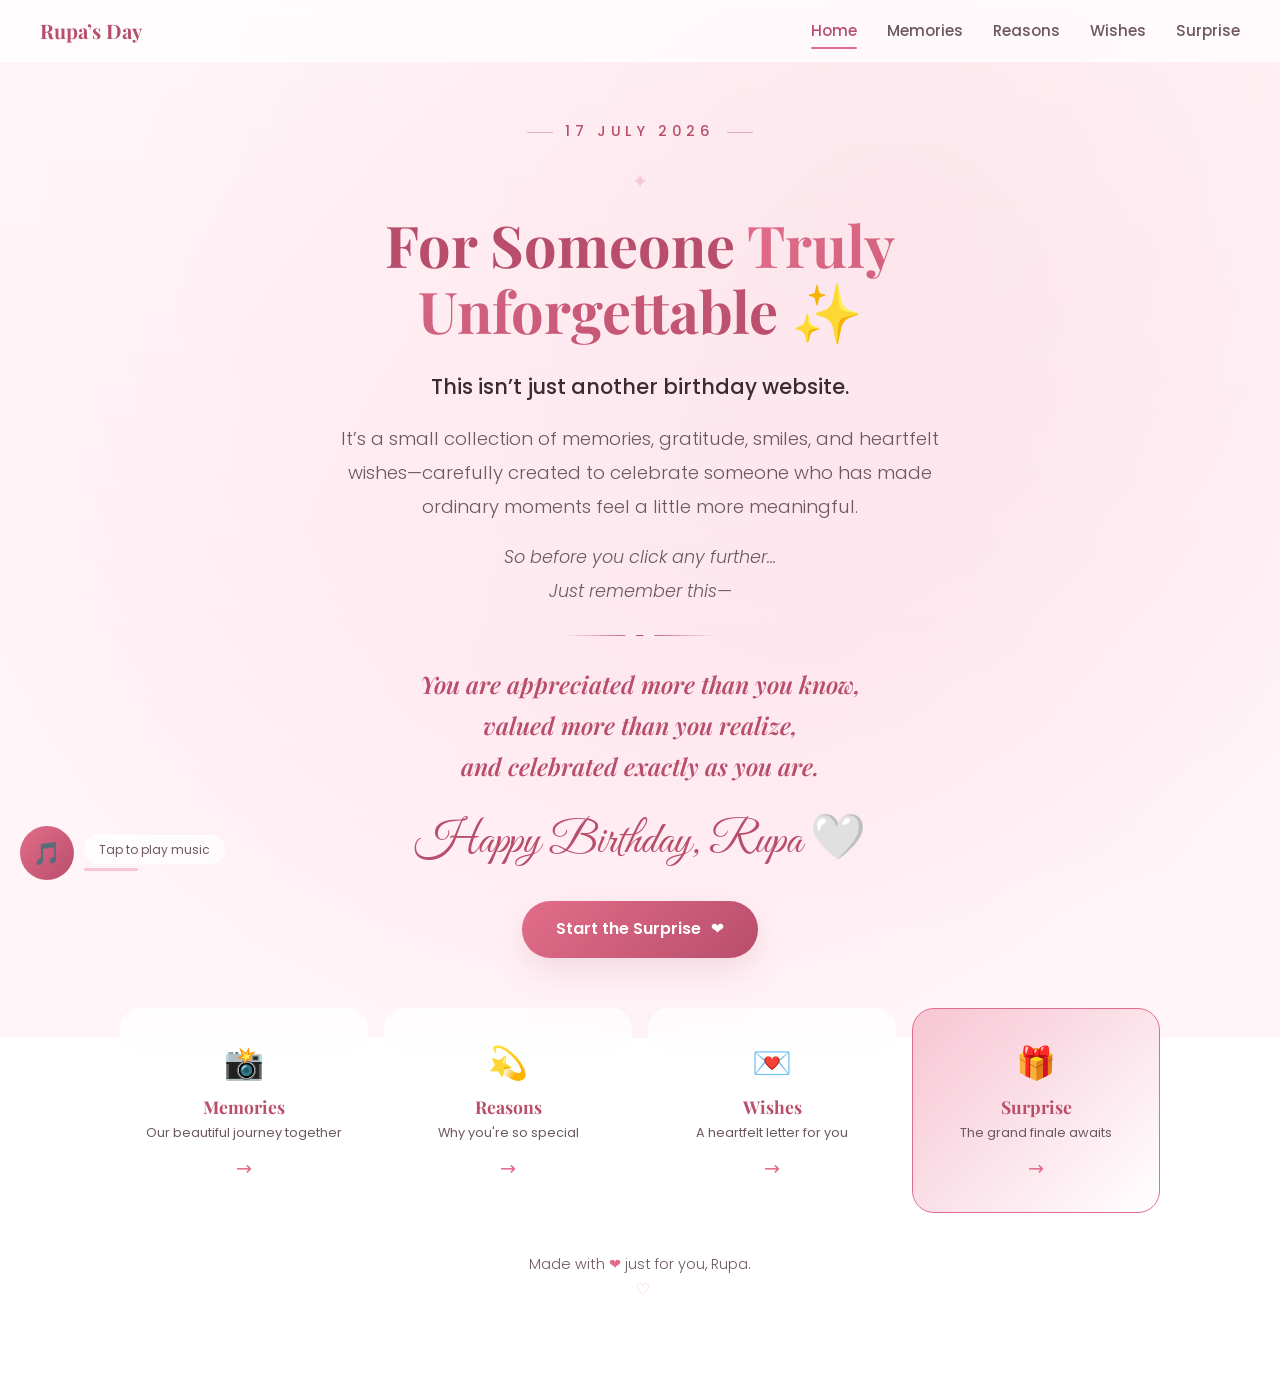
<file: index.html>
<!DOCTYPE html>
<html lang="en">
<head>
  <meta charset="UTF-8" />
  <meta name="viewport" content="width=device-width, initial-scale=1.0" />

  <!-- =========================
       SEO / META
       ========================= -->
  <title>A Special Surprise for You, Rupa 🎉</title>
  <meta name="description" content="A premium handcrafted digital birthday surprise made with love for Sadia Akter Rupa." />
  <meta name="theme-color" content="#f7c5d4" />

  <!-- Open Graph -->
  <meta property="og:title" content="A Special Surprise for You, Rupa 🎉" />
  <meta property="og:description" content="A one-of-a-kind digital birthday gift made with love." />
  <meta property="og:type" content="website" />
  <meta property="og:image" content="images/hero-bg.jpg" />
  <meta property="og:url" content="https://yourdomain.com" />

  <!-- Twitter Card -->
  <meta name="twitter:card" content="summary_large_image" />
  <meta name="twitter:title" content="A Special Surprise for You, Rupa 🎉" />
  <meta name="twitter:description" content="A premium digital birthday gift made with love." />

  <link rel="icon" href="favicon.ico" />

  <!-- Google Fonts -->
  <link rel="preconnect" href="https://fonts.googleapis.com" />
  <link rel="preconnect" href="https://fonts.gstatic.com" crossorigin />
  <link href="https://fonts.googleapis.com/css2?family=Playfair+Display:ital,wght@0,400;0,600;0,700;1,500;1,600;1,700&family=Poppins:wght@300;400;500;600;700&family=Great+Vibes&family=Dancing+Script:wght@400;500;600;700&display=swap" rel="stylesheet" />

  <link rel="stylesheet" href="style.css" />
</head>

<body class="theme-pink">

  <!-- =========================
       LOADING SCREEN
       ========================= -->
  <div id="loader" class="loader" aria-hidden="true">
    <div class="loader__heart">❤</div>
    <p class="loader__text">Preparing your surprise…</p>
    <div class="loader__bar"><div class="loader__bar-fill" id="loaderBar"></div></div>
  </div>

  <!-- =========================
       SCROLL PROGRESS INDICATOR
       ========================= -->
  <div id="progressBar" class="progress-bar" aria-hidden="true"></div>

  <!-- =========================
       DECORATIVE LAYERS
       ========================= -->
  <div class="sparkles" id="sparkles" aria-hidden="true"></div>
  <div class="floating-hearts" id="floatingHearts" aria-hidden="true"></div>

  <!-- =========================
       STICKY NAVIGATION
       ========================= -->
  <header class="nav" id="nav" role="banner">
    <a href="index.html" class="nav__brand" aria-label="Home">Rupa&rsquo;s Day</a>
    <button class="nav__toggle" id="navToggle" aria-label="Toggle navigation menu" aria-expanded="false" aria-controls="navLinks">
      <span></span><span></span><span></span>
    </button>
    <nav class="nav__links" id="navLinks" aria-label="Primary navigation">
      <a href="index.html" class="is-active" aria-current="page">Home</a>
      <a href="memories.html">Memories</a>
      <a href="reasons.html">Reasons</a>
      <a href="wishes.html">Wishes</a>
      <a href="surprise.html">Surprise</a>
    </nav>
  </header>

  <main class="page" id="mainContent">
    <!-- =========================
         HERO SECTION
         ========================= -->
    <section class="hero" aria-label="Birthday welcome">
      <div class="hero__overlay"></div>
      <div class="hero__gradient"></div>

      <div class="hero__content hero--letter reveal">
        <!-- DATE -->
        <p class="hero__date">17 July 2026</p>

        <!-- DECORATIVE ORNAMENT -->
        <div class="hero__ornament" aria-hidden="true">✦</div>

        <!-- MAIN HEADING -->
        <h1 class="hero__headline">For Someone <span class="hero__headline-highlight">Truly Unforgettable</span> ✨</h1>

        <!-- LEAD LINE -->
        <p class="hero__lead">This isn&rsquo;t just another birthday website.</p>

        <!-- BODY -->
        <p class="hero__text">
          It&rsquo;s a small collection of memories, gratitude, smiles, and heartfelt
          wishes&mdash;carefully created to celebrate someone who has made ordinary
          moments feel a little more meaningful.
        </p>

        <p class="hero__whisper">So before you click any further&hellip;</p>
        <p class="hero__whisper">Just remember this&mdash;</p>

        <!-- DECORATIVE DIVIDER -->
        <hr class="hero__divider" aria-hidden="true" />

        <!-- EMPHASISED AFFIRMATION -->
        <p class="hero__highlight">
          You are appreciated more than you know,<br />
          valued more than you realize,<br />
          and celebrated exactly as you are.
        </p>

        <!-- CLOSING SIGNATURE -->
        <p class="hero__signature">Happy Birthday, Rupa 🤍</p>

        <a href="memories.html" class="btn btn--glow btn--pulse" aria-label="Begin the surprise experience">
          <span>Start the Surprise</span>
          <span class="btn__icon">❤️</span>
        </a>
      </div>
    </section>

    <!-- =========================
         PREVIEW CARDS - Quick Navigation
         ========================= -->
    <section class="preview-section" aria-label="Quick preview of sections">
      <div class="preview-grid">
        <a href="memories.html" class="preview-card reveal">
          <span class="preview-card__icon">📸</span>
          <h3 class="preview-card__title">Memories</h3>
          <p class="preview-card__desc">Our beautiful journey together</p>
          <span class="preview-card__arrow">→</span>
        </a>
        <a href="reasons.html" class="preview-card reveal">
          <span class="preview-card__icon">💫</span>
          <h3 class="preview-card__title">Reasons</h3>
          <p class="preview-card__desc">Why you're so special</p>
          <span class="preview-card__arrow">→</span>
        </a>
        <a href="wishes.html" class="preview-card reveal">
          <span class="preview-card__icon">💌</span>
          <h3 class="preview-card__title">Wishes</h3>
          <p class="preview-card__desc">A heartfelt letter for you</p>
          <span class="preview-card__arrow">→</span>
        </a>
        <a href="surprise.html" class="preview-card reveal preview-card--special">
          <span class="preview-card__icon">🎁</span>
          <h3 class="preview-card__title">Surprise</h3>
          <p class="preview-card__desc">The grand finale awaits</p>
          <span class="preview-card__arrow">→</span>
        </a>
      </div>
    </section>

    <!-- FOOTER -->
    <footer class="footer" role="contentinfo">
      <p>Made with <span class="footer__heart-static" aria-hidden="true">❤</span> just for you, Rupa.</p>
      <button class="footer__secret" id="secretHeart" aria-label="Reveal a secret message" title="Click for a secret">♡</button>
    </footer>
  </main>

  <!-- =========================
       GLOBAL MUSIC PLAYER
       ========================= -->
  <audio id="bgMusic" src="music/birthday-song.mp3" loop preload="metadata"></audio>
  <div class="music" id="musicPlayer" role="complementary" aria-label="Music player">
    <button class="music__btn" id="musicToggle" aria-label="Play background music">
      <span class="music__icon" id="musicIcon" aria-hidden="true">🎵</span>
    </button>
    <div class="music__controls">
      <span class="music__tooltip" id="musicTooltip">Tap to play music</span>
      <div class="music__progress" role="slider" aria-label="Music progress" aria-valuemin="0" aria-valuemax="100" aria-valuenow="0">
        <div class="music__progress-fill" id="musicProgress"></div>
      </div>
    </div>
  </div>

  <!-- BACK TO TOP -->
  <button class="to-top" id="toTop" aria-label="Scroll back to top" title="Back to top">↑</button>

  <!-- =========================
       SECRET POPUP
       ========================= -->
  <div class="secret-modal" id="secretModal" aria-hidden="true" role="dialog" aria-modal="true" aria-labelledby="secretTitle">
    <div class="secret-modal__card">
      <button class="secret-modal__close" id="secretClose" aria-label="Close secret message">&times;</button>
      <div class="secret-modal__sparkle" aria-hidden="true">✨</div>
      <h3 id="secretTitle">A tiny secret…</h3>
      <p>
        Even when I&rsquo;m quiet, you&rsquo;re always my favourite thought.
        Happy birthday, forever. 💖
      </p>
    </div>
  </div>

  <script src="script.js"></script>
</body>
</html>
</file>
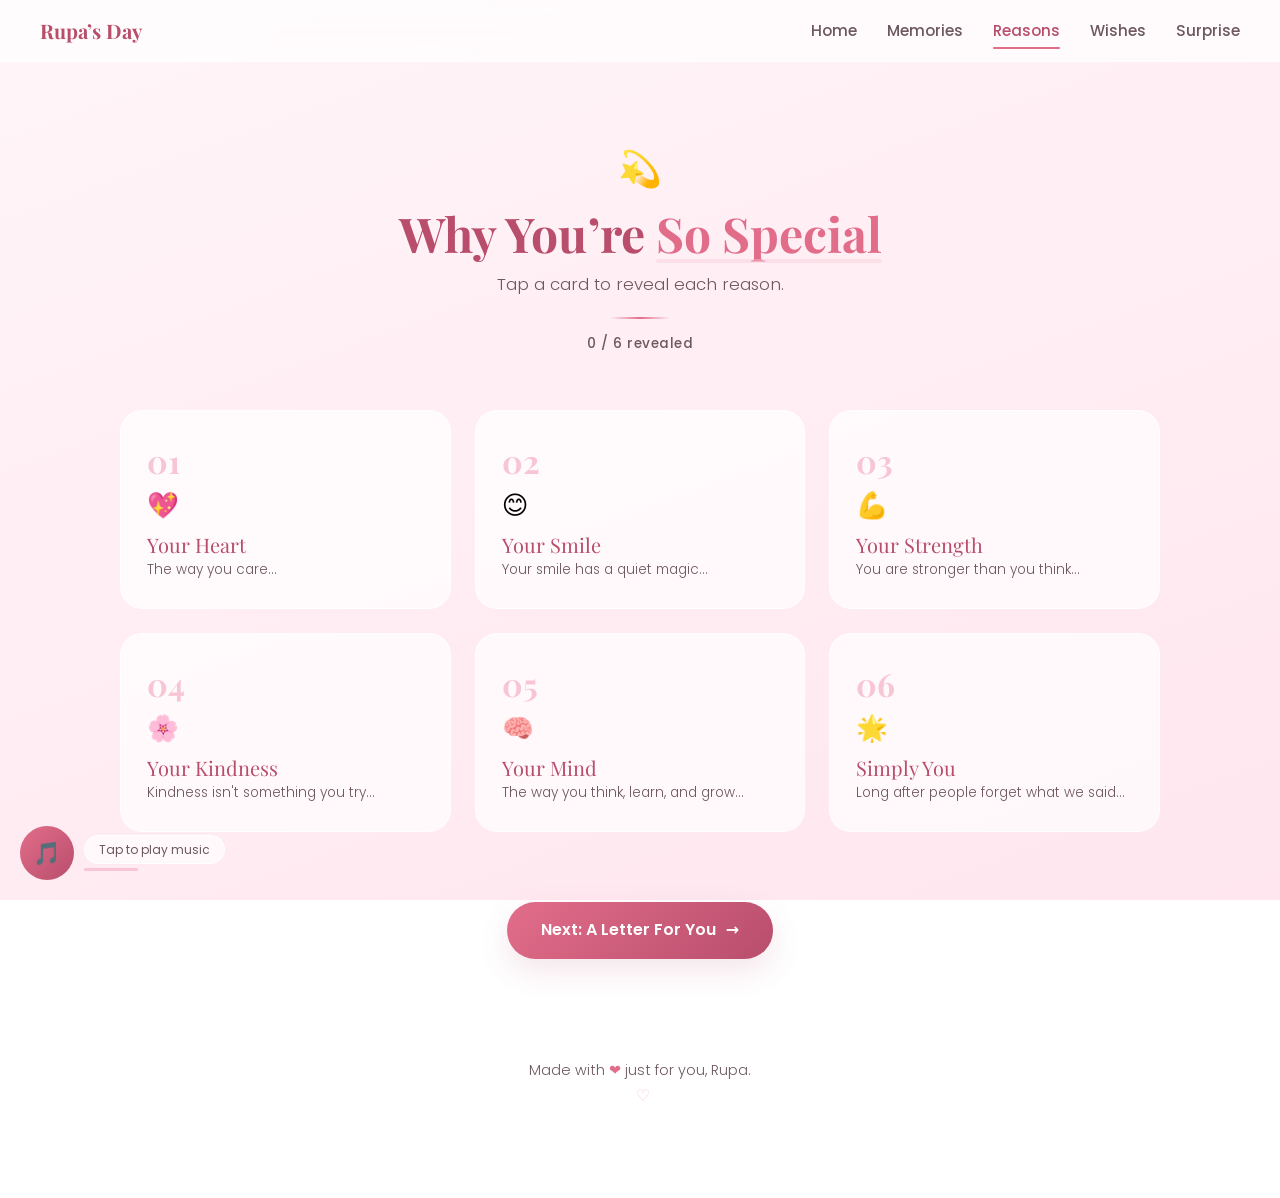
<file: reasons.html>
<!DOCTYPE html>
<html lang="en">
<head>
  <meta charset="UTF-8" />
  <meta name="viewport" content="width=device-width, initial-scale=1.0" />

  <title>Why You&rsquo;re Special · Rupa ❤️</title>
  <meta name="description" content="6 reasons why Rupa is so special." />
  <meta name="theme-color" content="#f7c5d4" />
  <meta property="og:title" content="Why You're Special · Rupa" />
  <link rel="icon" href="favicon.ico" />

  <link rel="preconnect" href="https://fonts.googleapis.com" />
  <link rel="preconnect" href="https://fonts.gstatic.com" crossorigin />
  <link href="https://fonts.googleapis.com/css2?family=Playfair+Display:ital,wght@0,400;0,600;0,700;1,500;1,600;1,700&family=Poppins:wght@300;400;500;600;700&family=Great+Vibes&family=Dancing+Script:wght@400;500;600;700&display=swap" rel="stylesheet" />

  <link rel="stylesheet" href="style.css" />
</head>

<body class="theme-pink">
  <div id="loader" class="loader" aria-hidden="true">
    <div class="loader__heart">❤</div>
    <p class="loader__text">Counting the reasons…</p>
    <div class="loader__bar"><div class="loader__bar-fill" id="loaderBar"></div></div>
  </div>

  <div id="progressBar" class="progress-bar" aria-hidden="true"></div>
  <div class="sparkles" id="sparkles" aria-hidden="true"></div>
  <div class="floating-hearts" id="floatingHearts" aria-hidden="true"></div>

  <header class="nav" id="nav" role="banner">
    <a href="index.html" class="nav__brand" aria-label="Home">Rupa&rsquo;s Day</a>
    <button class="nav__toggle" id="navToggle" aria-label="Toggle navigation menu" aria-expanded="false" aria-controls="navLinks">
      <span></span><span></span><span></span>
    </button>
    <nav class="nav__links" id="navLinks" aria-label="Primary navigation">
      <a href="index.html">Home</a>
      <a href="memories.html">Memories</a>
      <a href="reasons.html" class="is-active" aria-current="page">Reasons</a>
      <a href="wishes.html">Wishes</a>
      <a href="surprise.html">Surprise</a>
    </nav>
  </header>

  <main class="page" id="mainContent">
    <section class="section" aria-label="Reasons why Rupa is special">
      <div class="section__head reveal">
        <span class="section__badge" aria-hidden="true">💫</span>
        <h1 class="section__title">Why You&rsquo;re <span class="section__title-highlight">So Special</span></h1>
        <p class="section__subtitle">Tap a card to reveal each reason.</p>
        <div class="section__divider" aria-hidden="true"></div>
        <div class="section__counter" id="reasonCounter" aria-live="polite">0 / 6 revealed</div>
      </div>

      <!-- =========================
           REASON CARDS
           ========================= -->
      <div class="reasons" id="reasonsContainer">
        <!-- REASON 1 -->
        <button class="reason reveal" data-reason="1" aria-expanded="false" role="button">
          <span class="reason__num" aria-hidden="true">01</span>
          <span class="reason__icon" aria-hidden="true">💖</span>
          <span class="reason__label">Your Heart</span>
          <span class="reason__preview">The way you care…</span>
          <span class="reason__message">
            The way you care, support, and think about others makes your heart one of the most beautiful things about you. Never let the world change that.
          </span>
        </button>

        <!-- REASON 2 -->
        <button class="reason reveal" data-reason="2" aria-expanded="false" role="button">
          <span class="reason__num" aria-hidden="true">02</span>
          <span class="reason__icon" aria-hidden="true">😊</span>
          <span class="reason__label">Your Smile</span>
          <span class="reason__preview">Your smile has a quiet magic…</span>
          <span class="reason__message">
            Your smile has a quiet magic—it brings comfort, spreads happiness, and reminds people that even ordinary moments can feel special.
          </span>
        </button>

        <!-- REASON 3 -->
        <button class="reason reveal" data-reason="3" aria-expanded="false" role="button">
          <span class="reason__num" aria-hidden="true">03</span>
          <span class="reason__icon" aria-hidden="true">💪</span>
          <span class="reason__label">Your Strength</span>
          <span class="reason__preview">You are stronger than you think…</span>
          <span class="reason__message">
            You are stronger than you think. Even when you don't see it yourself, your courage, resilience, and determination inspire the people around you—including me.
          </span>
        </button>

        <!-- REASON 4 -->
        <button class="reason reveal" data-reason="4" aria-expanded="false" role="button">
          <span class="reason__num" aria-hidden="true">04</span>
          <span class="reason__icon" aria-hidden="true">🌸</span>
          <span class="reason__label">Your Kindness</span>
          <span class="reason__preview">Kindness isn't something you try…</span>
          <span class="reason__message">
            Kindness isn't something you try to show—it's simply a part of who you are, and that's what makes you truly special.
          </span>
        </button>

        <!-- REASON 5 -->
        <button class="reason reveal" data-reason="5" aria-expanded="false" role="button">
          <span class="reason__num" aria-hidden="true">05</span>
          <span class="reason__icon" aria-hidden="true">🧠</span>
          <span class="reason__label">Your Mind</span>
          <span class="reason__preview">The way you think, learn, and grow…</span>
          <span class="reason__message">
            The way you think, learn, and grow reminds me that intelligence is not just about knowledge—it's about perspective.
          </span>
        </button>

        <!-- REASON 6 -->
        <button class="reason reveal" data-reason="6" aria-expanded="false" role="button">
          <span class="reason__num" aria-hidden="true">06</span>
          <span class="reason__icon" aria-hidden="true">🌟</span>
          <span class="reason__label">Simply You</span>
          <span class="reason__preview">Long after people forget what we said…</span>
          <span class="reason__message">
            Long after people forget what we said or did, they'll remember how we made them feel. You have a beautiful way of making people feel valued, comfortable, and appreciated. Never lose that part of yourself. It's one of the rarest things about you.
          </span>
        </button>
      </div>

      <!-- Celebration when all revealed -->
      <div class="reasons__celebration" id="reasonsCelebration" aria-hidden="true">
        <span class="reasons__celebration-icon" aria-hidden="true">🎉</span>
        <p class="reasons__celebration-text">All reasons revealed! You truly are one of a kind. ✨</p>
      </div>

      <div class="section__cta reveal">
        <a href="wishes.html" class="btn btn--glow">
          <span>Next: A Letter For You</span>
          <span class="btn__icon" aria-hidden="true">→</span>
        </a>
      </div>
    </section>

    <footer class="footer" role="contentinfo">
      <p>Made with <span class="footer__heart-static" aria-hidden="true">❤</span> just for you, Rupa.</p>
      <button class="footer__secret" id="secretHeart" aria-label="Reveal a secret message" title="Click for a secret">♡</button>
    </footer>
  </main>

  <!-- MUSIC PLAYER -->
  <audio id="bgMusic" src="music/birthday-song.mp3" loop preload="metadata"></audio>
  <div class="music" id="musicPlayer" role="complementary" aria-label="Music player">
    <button class="music__btn" id="musicToggle" aria-label="Play background music">
      <span class="music__icon" id="musicIcon" aria-hidden="true">🎵</span>
    </button>
    <div class="music__controls">
      <span class="music__tooltip" id="musicTooltip">Tap to play music</span>
      <div class="music__progress" role="slider" aria-label="Music progress" aria-valuemin="0" aria-valuemax="100" aria-valuenow="0">
        <div class="music__progress-fill" id="musicProgress"></div>
      </div>
    </div>
  </div>

  <button class="to-top" id="toTop" aria-label="Scroll back to top" title="Back to top">↑</button>

  <!-- SECRET MODAL -->
  <div class="secret-modal" id="secretModal" aria-hidden="true" role="dialog" aria-modal="true" aria-labelledby="secretTitle">
    <div class="secret-modal__card">
      <button class="secret-modal__close" id="secretClose" aria-label="Close secret message">&times;</button>
      <div class="secret-modal__sparkle" aria-hidden="true">✨</div>
      <h3 id="secretTitle">A tiny secret…</h3>
      <p>There are a thousand more reasons… these six were just the start. 💖</p>
    </div>
  </div>

  <script src="script.js"></script>
</body>
</html>
</file>
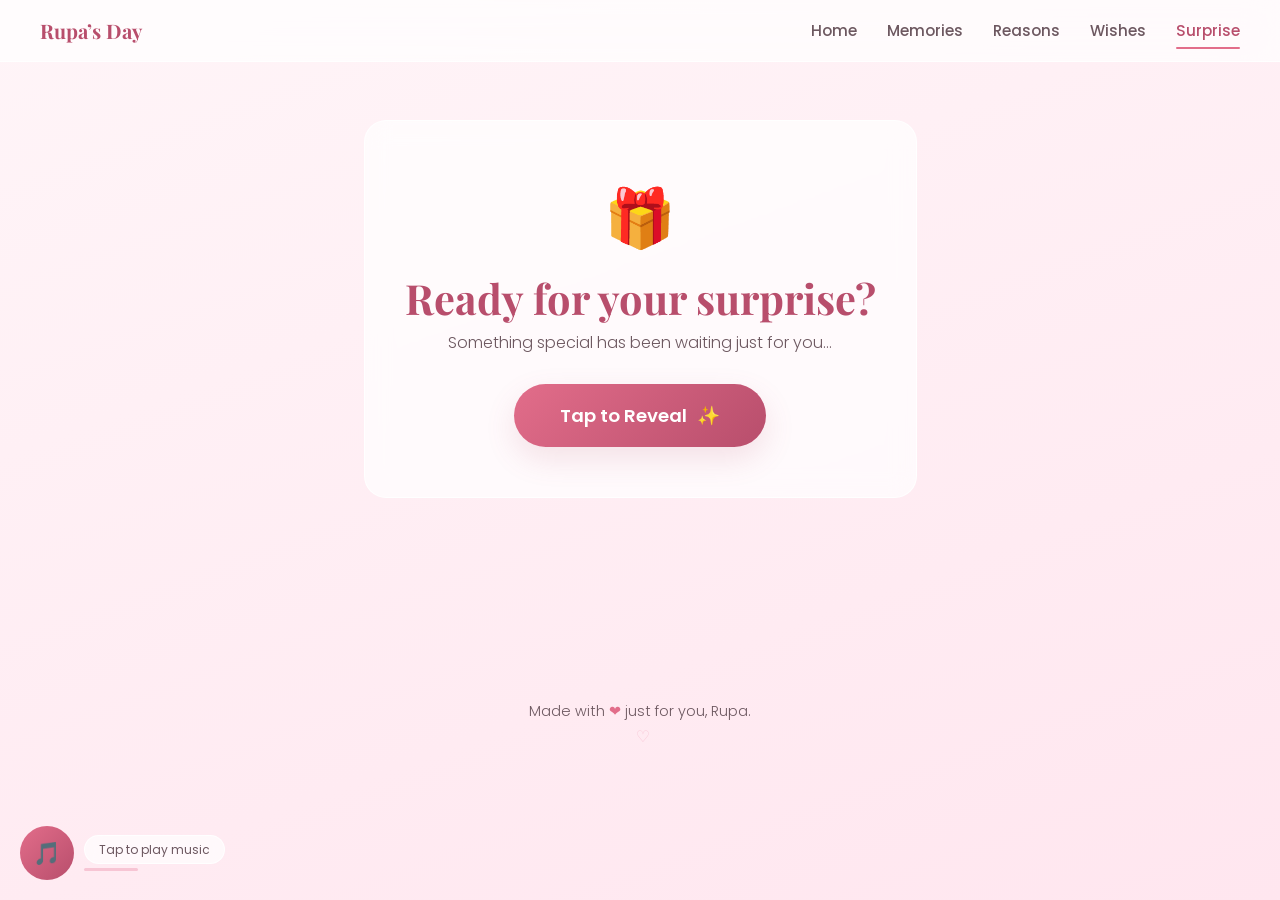
<file: surprise.html>
<!DOCTYPE html>
<html lang="en">
<head>
  <meta charset="UTF-8" />
  <meta name="viewport" content="width=device-width, initial-scale=1.0" />

  <title>Your Surprise · Rupa 🎂</title>
  <meta name="description" content="The grand finale surprise for Rupa." />
  <meta name="theme-color" content="#f7c5d4" />
  <meta property="og:title" content="Your Surprise · Rupa" />
  <link rel="icon" href="favicon.ico" />

  <link rel="preconnect" href="https://fonts.googleapis.com" />
  <link rel="preconnect" href="https://fonts.gstatic.com" crossorigin />
  <link href="https://fonts.googleapis.com/css2?family=Playfair+Display:ital,wght@0,400;0,600;0,700;1,500;1,600;1,700&family=Poppins:wght@300;400;500;600;700&family=Great+Vibes&family=Dancing+Script:wght@400;500;600;700&display=swap" rel="stylesheet" />

  <link rel="stylesheet" href="style.css" />
</head>

<body class="theme-pink">
  <div id="loader" class="loader" aria-hidden="true">
    <div class="loader__heart">❤</div>
    <p class="loader__text">Preparing your surprise…</p>
    <div class="loader__bar"><div class="loader__bar-fill" id="loaderBar"></div></div>
  </div>

  <div id="progressBar" class="progress-bar" aria-hidden="true"></div>
  <div class="sparkles" id="sparkles" aria-hidden="true"></div>
  <div class="floating-hearts" id="floatingHearts" aria-hidden="true"></div>

  <header class="nav" id="nav" role="banner">
    <a href="index.html" class="nav__brand" aria-label="Home">Rupa&rsquo;s Day</a>
    <button class="nav__toggle" id="navToggle" aria-label="Toggle navigation menu" aria-expanded="false" aria-controls="navLinks">
      <span></span><span></span><span></span>
    </button>
    <nav class="nav__links" id="navLinks" aria-label="Primary navigation">
      <a href="index.html">Home</a>
      <a href="memories.html">Memories</a>
      <a href="reasons.html">Reasons</a>
      <a href="wishes.html">Wishes</a>
      <a href="surprise.html" class="is-active" aria-current="page">Surprise</a>
    </nav>
  </header>

  <main class="page finale" id="finale" aria-label="Birthday surprise finale">
    <!-- Canvas layers for confetti + fireworks -->
    <canvas class="fx-canvas" id="fxCanvas" aria-hidden="true"></canvas>

    <!-- STAGE 1: Tap to reveal -->
    <div class="finale__start" id="finaleStart">
      <div class="finale__start-content">
        <span class="finale__start-icon" aria-hidden="true">🎁</span>
        <h1 class="finale__prompt">Ready for your surprise?</h1>
        <p class="finale__sub-prompt">Something special has been waiting just for you…</p>
        <button class="btn btn--glow btn--big btn--pulse" id="revealBtn">
          <span>Tap to Reveal</span>
          <span class="btn__icon" aria-hidden="true">✨</span>
        </button>
      </div>
    </div>

    <!-- STAGE 2: Countdown -->
    <div class="finale__count" id="finaleCount" aria-hidden="true">
      <span class="finale__number" id="countNumber">3</span>
      <span class="finale__count-label" aria-hidden="true">…</span>
    </div>

    <!-- STAGE 3: The reveal -->
    <div class="finale__reveal" id="finaleReveal" aria-hidden="true">
      <div class="balloons" id="balloons" aria-hidden="true"></div>

      <!-- Animated cake -->
      <div class="cake" aria-hidden="true">
        <div class="cake__plate"></div>
        <div class="cake__layer cake__layer--bottom"></div>
        <div class="cake__layer cake__layer--middle"></div>
        <div class="cake__layer cake__layer--top"></div>
        <div class="cake__frosting"></div>
        <div class="cake__candle">
          <div class="cake__flame"></div>
          <div class="cake__flame-glow"></div>
        </div>
        <div class="cake__decoration cake__decoration--1">🌸</div>
        <div class="cake__decoration cake__decoration--2">✨</div>
        <div class="cake__decoration cake__decoration--3">💫</div>
      </div>

      <h1 class="finale__title">Happy Birthday Rupa! 🎉🎂❤️</h1>

      <p class="finale__message" id="finaleMessage">
        Some people leave memories, but a rare few leave a lasting impact simply by being who they are—and you're one of them. May this new chapter of your life be filled with beautiful moments, meaningful achievements, and every happiness your heart quietly hopes for. Thank you for being such an incredible best friend. Never forget that you are deeply valued, sincerely appreciated, and truly one of a kind. 💖
      </p>

      <button class="btn btn--glow" id="replayBtn">
        <span>Replay Animation</span>
        <span class="btn__icon" aria-hidden="true">↻</span>
      </button>
    </div>

    <footer class="footer footer--finale" role="contentinfo">
      <p>Made with <span class="footer__heart-static" aria-hidden="true">❤</span> just for you, Rupa.</p>
      <button class="footer__secret" id="secretHeart" aria-label="Reveal a secret message" title="Click for a secret">♡</button>
    </footer>
  </main>

  <!-- MUSIC PLAYER -->
  <audio id="bgMusic" src="music/birthday-song.mp3" loop preload="metadata"></audio>
  <div class="music" id="musicPlayer" role="complementary" aria-label="Music player">
    <button class="music__btn" id="musicToggle" aria-label="Play background music">
      <span class="music__icon" id="musicIcon" aria-hidden="true">🎵</span>
    </button>
    <div class="music__controls">
      <span class="music__tooltip" id="musicTooltip">Tap to play music</span>
      <div class="music__progress" role="slider" aria-label="Music progress" aria-valuemin="0" aria-valuemax="100" aria-valuenow="0">
        <div class="music__progress-fill" id="musicProgress"></div>
      </div>
    </div>
  </div>

  <button class="to-top" id="toTop" aria-label="Scroll back to top" title="Back to top">↑</button>

  <!-- SECRET MODAL -->
  <div class="secret-modal" id="secretModal" aria-hidden="true" role="dialog" aria-modal="true" aria-labelledby="secretTitle">
    <div class="secret-modal__card">
      <button class="secret-modal__close" id="secretClose" aria-label="Close secret message">&times;</button>
      <div class="secret-modal__sparkle" aria-hidden="true">✨</div>
      <h3 id="secretTitle">A tiny secret…</h3>
      <p>This whole world was built just to see you smile. 💖</p>
    </div>
  </div>

  <script src="script.js"></script>
</body>
</html>
</file>
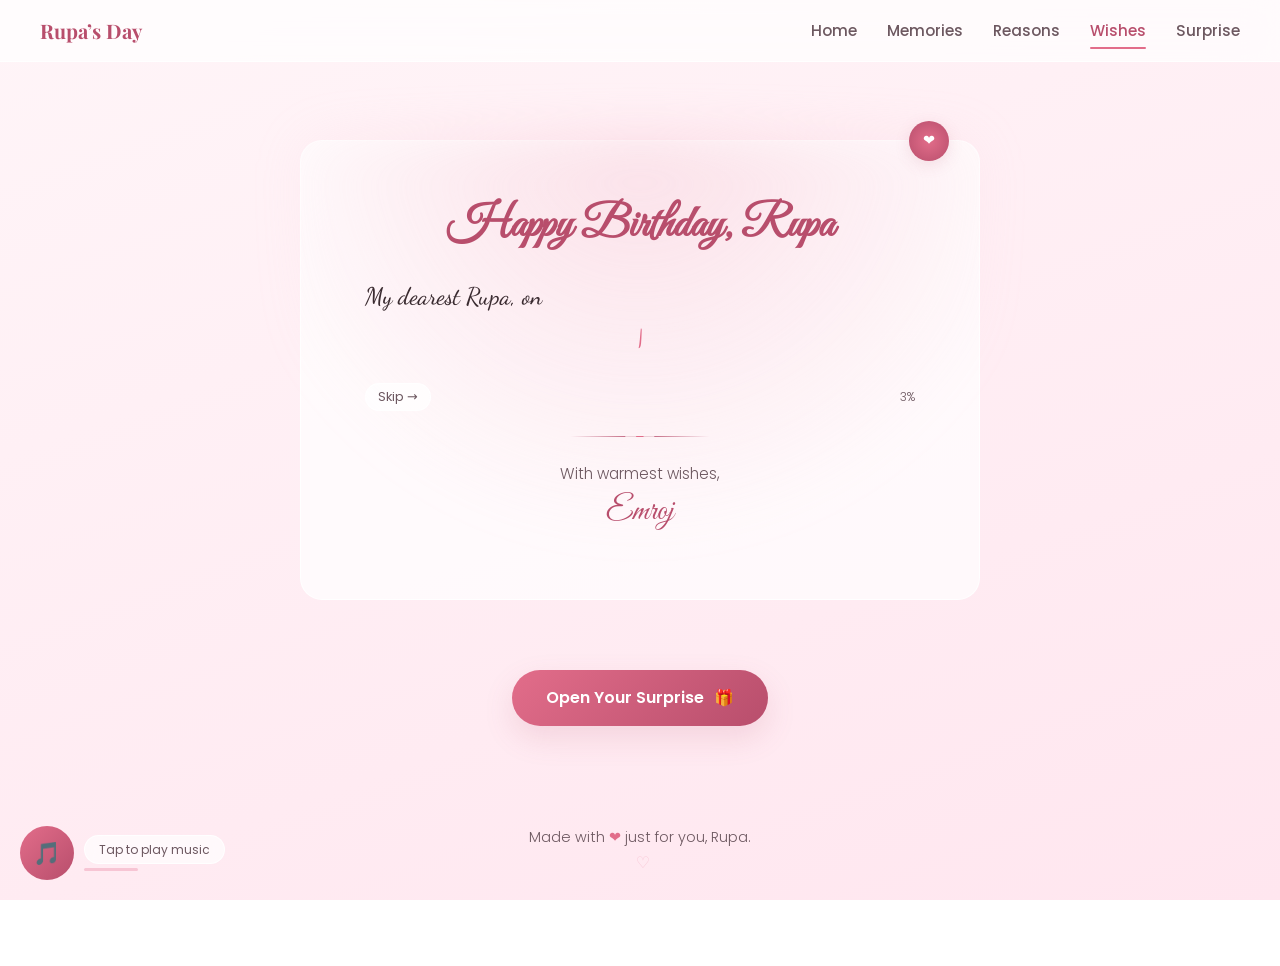
<file: wishes.html>
<!DOCTYPE html>
<html lang="en">
<head>
  <meta charset="UTF-8" />
  <meta name="viewport" content="width=device-width, initial-scale=1.0" />

  <title>A Letter For You · Rupa 💌</title>
  <meta name="description" content="A heartfelt birthday letter for Rupa." />
  <meta name="theme-color" content="#f7c5d4" />
  <meta property="og:title" content="A Letter For You · Rupa" />
  <link rel="icon" href="favicon.ico" />

  <link rel="preconnect" href="https://fonts.googleapis.com" />
  <link rel="preconnect" href="https://fonts.gstatic.com" crossorigin />
  <link href="https://fonts.googleapis.com/css2?family=Playfair+Display:ital,wght@0,400;0,600;0,700;1,500;1,600;1,700&family=Poppins:wght@300;400;500;600;700&family=Great+Vibes&family=Dancing+Script:wght@400;500;600;700&display=swap" rel="stylesheet" />

  <link rel="stylesheet" href="style.css" />
</head>

<body class="theme-pink">
  <div id="loader" class="loader" aria-hidden="true">
    <div class="loader__heart">❤</div>
    <p class="loader__text">Writing your letter…</p>
    <div class="loader__bar"><div class="loader__bar-fill" id="loaderBar"></div></div>
  </div>

  <div id="progressBar" class="progress-bar" aria-hidden="true"></div>
  <div class="sparkles" id="sparkles" aria-hidden="true"></div>
  <div class="floating-hearts" id="floatingHearts" aria-hidden="true"></div>

  <header class="nav" id="nav" role="banner">
    <a href="index.html" class="nav__brand" aria-label="Home">Rupa&rsquo;s Day</a>
    <button class="nav__toggle" id="navToggle" aria-label="Toggle navigation menu" aria-expanded="false" aria-controls="navLinks">
      <span></span><span></span><span></span>
    </button>
    <nav class="nav__links" id="navLinks" aria-label="Primary navigation">
      <a href="index.html">Home</a>
      <a href="memories.html">Memories</a>
      <a href="reasons.html">Reasons</a>
      <a href="wishes.html" class="is-active" aria-current="page">Wishes</a>
      <a href="surprise.html">Surprise</a>
    </nav>
  </header>

  <main class="page" id="mainContent">
    <section class="section section--center" aria-label="Birthday letter">
      <div class="letter letter--handwritten reveal" id="letterContainer">
        <div class="letter__glow" aria-hidden="true"></div>
        <div class="letter__seal" aria-hidden="true"></div>

        <h1 class="letter__title">Happy Birthday, Rupa</h1>

        <!-- Typewriter target - text from JavaScript -->
        <div class="letter__body-wrapper">
          <p class="letter__body" id="typewriter" role="article" aria-label="Birthday letter"></p>
          <span class="letter__cursor" id="typewriterCursor" aria-hidden="true">|</span>
        </div>

        <div class="letter__controls">
          <button class="letter__control-btn" id="typewriterSkip" aria-label="Skip typing and reveal full letter">Skip →</button>
          <span class="letter__progress" id="typewriterProgress" aria-hidden="true"></span>
        </div>

        <!-- Decorative divider -->
        <hr class="letter__divider" aria-hidden="true" />

        <!-- SIGNATURE SECTION -->
        <div class="letter__sign">
          <p class="letter__from">With warmest wishes,</p>
          <p class="letter__name">Emroj</p>
        </div>
      </div>

      <div class="section__cta reveal">
        <a href="surprise.html" class="btn btn--glow btn--pulse">
          <span>Open Your Surprise</span>
          <span class="btn__icon" aria-hidden="true">🎁</span>
        </a>
      </div>
    </section>

    <footer class="footer" role="contentinfo">
      <p>Made with <span class="footer__heart-static" aria-hidden="true">❤</span> just for you, Rupa.</p>
      <button class="footer__secret" id="secretHeart" aria-label="Reveal a secret message" title="Click for a secret">♡</button>
    </footer>
  </main>

  <!-- MUSIC PLAYER -->
  <audio id="bgMusic" src="music/birthday-song.mp3" loop preload="metadata"></audio>
  <div class="music" id="musicPlayer" role="complementary" aria-label="Music player">
    <button class="music__btn" id="musicToggle" aria-label="Play background music">
      <span class="music__icon" id="musicIcon" aria-hidden="true">🎵</span>
    </button>
    <div class="music__controls">
      <span class="music__tooltip" id="musicTooltip">Tap to play music</span>
      <div class="music__progress" role="slider" aria-label="Music progress" aria-valuemin="0" aria-valuemax="100" aria-valuenow="0">
        <div class="music__progress-fill" id="musicProgress"></div>
      </div>
    </div>
  </div>

  <button class="to-top" id="toTop" aria-label="Scroll back to top" title="Back to top">↑</button>

  <!-- SECRET MODAL -->
  <div class="secret-modal" id="secretModal" aria-hidden="true" role="dialog" aria-modal="true" aria-labelledby="secretTitle">
    <div class="secret-modal__card">
      <button class="secret-modal__close" id="secretClose" aria-label="Close secret message">&times;</button>
      <div class="secret-modal__sparkle" aria-hidden="true">✨</div>
      <h3 id="secretTitle">A tiny secret…</h3>
      <p>Read the letter again whenever you forget how loved you are. 💖</p>
    </div>
  </div>

  <script src="script.js"></script>
</body>
</html>
</file>
<file: style.css>
/* =========================================================
   PREMIUM BIRTHDAY SURPRISE — style.css
   Vanilla CSS only. Mobile-first. Fully responsive.
   =========================================================
   TABLE OF CONTENTS
   1.  THEMES
   2.  RESET & BASE
   3.  TYPOGRAPHY
   4.  LAYOUT / PAGE
   5.  NAVIGATION
   6.  BUTTONS
   7.  HERO
   8.  PREVIEW CARDS
   9.  SECTIONS / GALLERY / LIGHTBOX
   10. REASONS
   11. LETTER (wishes)
   12. FINALE (surprise, cake, balloons)
   13. DECOR (sparkles, hearts, loader, progress)
   14. MUSIC PLAYER / BACK-TO-TOP / SECRET MODAL
   15. FOOTER
   16. ANIMATIONS (keyframes)
   17. RESPONSIVE + REDUCED MOTION
   ========================================================= */

/* =========================
   1. THEMES
   ========================= */

/* THEME A — Romantic Pink */
.theme-pink {
  --bg-1: #fff5f8;
  --bg-2: #ffe6ef;
  --accent: #e26d8a;
  --accent-soft: #f7c5d4;
  --accent-deep: #b84e6c;
  --accent-glow: rgba(226, 109, 138, 0.3);
  --text: #3a2b30;
  --text-soft: #6d5860;
  --card: rgba(255, 255, 255, 0.7);
  --card-border: rgba(255, 255, 255, 0.85);
  --shadow-color: rgba(184, 78, 108, 0.15);
}

/* THEME B — Lavender Dream */
.theme-lavender {
  --bg-1: #f6f3ff;
  --bg-2: #ebe4ff;
  --accent: #8a7ad6;
  --accent-soft: #cdc3f2;
  --accent-deep: #6353b0;
  --accent-glow: rgba(138, 122, 214, 0.3);
  --text: #302b3a;
  --text-soft: #5f5870;
  --card: rgba(255, 255, 255, 0.7);
  --card-border: rgba(255, 255, 255, 0.85);
  --shadow-color: rgba(99, 83, 176, 0.15);
}

/* THEME C — Champagne Gold */
.theme-champagne {
  --bg-1: #fdfaf3;
  --bg-2: #f6ecd7;
  --accent: #c9a24b;
  --accent-soft: #e7d4a3;
  --accent-deep: #9c7a2e;
  --accent-glow: rgba(201, 162, 75, 0.3);
  --text: #38321f;
  --text-soft: #6d6446;
  --card: rgba(255, 255, 255, 0.7);
  --card-border: rgba(255, 255, 255, 0.85);
  --shadow-color: rgba(156, 122, 46, 0.15);
}

/* Shared tokens */
:root {
  --radius: 22px;
  --radius-sm: 14px;
  --shadow-soft: 0 18px 45px var(--shadow-color);
  --shadow-hover: 0 26px 60px var(--shadow-color);
  --ease: cubic-bezier(0.22, 1, 0.36, 1);
  --maxw: 1120px;
  --transition: 0.4s var(--ease);
}

/* =========================
   2. RESET & BASE
   ========================= */
*, *::before, *::after {
  box-sizing: border-box;
  margin: 0;
  padding: 0;
}

html {
  scroll-behavior: smooth;
  -webkit-tap-highlight-color: transparent;
}

body {
  font-family: 'Poppins', system-ui, sans-serif;
  color: var(--text);
  background: linear-gradient(160deg, var(--bg-1), var(--bg-2));
  background-attachment: fixed;
  min-height: 100vh;
  overflow-x: hidden;
  line-height: 1.65;
  -webkit-font-smoothing: antialiased;
  -moz-osx-font-smoothing: grayscale;
}

img {
  max-width: 100%;
  display: block;
}

a {
  color: inherit;
  text-decoration: none;
}

button {
  font-family: inherit;
  cursor: pointer;
  border: none;
  background: none;
}

:focus-visible {
  outline: 3px solid var(--accent);
  outline-offset: 3px;
  border-radius: 6px;
}

/* =========================
   3. TYPOGRAPHY
   ========================= */
h1, h2, h3, .brand-font {
  font-family: 'Playfair Display', serif;
  line-height: 1.15;
  font-weight: 700;
}

.section__title-highlight {
  color: var(--accent);
  position: relative;
}

.section__title-highlight::after {
  content: '';
  position: absolute;
  bottom: 2px;
  left: 0;
  right: 0;
  height: 4px;
  background: var(--accent-soft);
  opacity: 0.4;
  border-radius: 2px;
}

/* =========================
   4. LAYOUT / PAGE
   ========================= */
.page {
  opacity: 0;
  animation: pageIn 0.7s var(--ease) forwards;
}

.section {
  max-width: var(--maxw);
  margin: 0 auto;
  padding: clamp(90px, 12vw, 140px) clamp(18px, 5vw, 40px) 60px;
}

.section--center {
  display: flex;
  flex-direction: column;
  align-items: center;
}

.section__head {
  text-align: center;
  margin-bottom: clamp(30px, 5vw, 55px);
}

.section__badge {
  font-size: 2.2rem;
  display: block;
  margin-bottom: 0.5rem;
}

.section__title {
  font-size: clamp(1.9rem, 5vw, 3rem);
  color: var(--accent-deep);
}

.section__subtitle {
  color: var(--text-soft);
  margin-top: 10px;
  font-size: 1.05rem;
  font-weight: 300;
}

.section__divider {
  width: 60px;
  height: 2px;
  margin: 18px auto 0;
  background: linear-gradient(90deg, transparent, var(--accent), transparent);
  border-radius: 2px;
}

.section__counter {
  margin-top: 14px;
  font-size: 0.85rem;
  color: var(--text-soft);
  font-weight: 500;
  letter-spacing: 0.5px;
}

.section__quote {
  text-align: center;
  margin: 50px 0 20px;
  padding: 30px 20px;
  border-radius: var(--radius);
  background: var(--card);
  border: 1px solid var(--card-border);
  backdrop-filter: blur(8px);
}

.section__quote blockquote {
  font-family: 'Playfair Display', serif;
  font-style: italic;
  font-size: clamp(1.1rem, 2.5vw, 1.4rem);
  color: var(--text-soft);
}

.section__cta {
  text-align: center;
  margin-top: clamp(40px, 6vw, 70px);
}

/* =========================
   5. NAVIGATION
   ========================= */
.nav {
  position: fixed;
  top: 0; left: 0; right: 0;
  z-index: 60;
  display: flex;
  align-items: center;
  justify-content: space-between;
  padding: 14px clamp(18px, 5vw, 40px);
  background: var(--card);
  backdrop-filter: blur(16px) saturate(1.2);
  -webkit-backdrop-filter: blur(16px) saturate(1.2);
  border-bottom: 1px solid var(--card-border);
  transition: padding var(--transition), box-shadow var(--transition);
}

.nav.is-scrolled {
  padding-top: 9px;
  padding-bottom: 9px;
  box-shadow: var(--shadow-soft);
}

.nav__brand {
  font-family: 'Playfair Display', serif;
  font-weight: 700;
  font-size: 1.25rem;
  color: var(--accent-deep);
  transition: color var(--transition);
}

.nav__brand:hover {
  color: var(--accent);
}

.nav__links {
  display: flex;
  gap: clamp(14px, 2.4vw, 30px);
}

.nav__links a {
  position: relative;
  font-size: 0.95rem;
  font-weight: 500;
  color: var(--text-soft);
  padding: 4px 0;
  transition: color var(--transition);
}

.nav__links a::after {
  content: '';
  position: absolute;
  left: 0; bottom: -2px;
  width: 0; height: 2px;
  background: var(--accent);
  border-radius: 2px;
  transition: width var(--transition);
}

.nav__links a:hover,
.nav__links a.is-active {
  color: var(--accent-deep);
}

.nav__links a:hover::after,
.nav__links a.is-active::after {
  width: 100%;
}

.nav__toggle {
  display: none;
  flex-direction: column;
  gap: 5px;
  padding: 6px;
}

.nav__toggle span {
  width: 26px;
  height: 2px;
  background: var(--accent-deep);
  border-radius: 2px;
  transition: transform var(--transition), opacity var(--transition);
}

.nav__toggle.is-open span:nth-child(1) {
  transform: translateY(7px) rotate(45deg);
}

.nav__toggle.is-open span:nth-child(2) {
  opacity: 0;
}

.nav__toggle.is-open span:nth-child(3) {
  transform: translateY(-7px) rotate(-45deg);
}

/* =========================
   6. BUTTONS
   ========================= */
.btn {
  display: inline-flex;
  align-items: center;
  gap: 10px;
  padding: 15px 34px;
  border-radius: 999px;
  font-weight: 600;
  font-size: 1rem;
  color: #fff;
  background: linear-gradient(135deg, var(--accent), var(--accent-deep));
  box-shadow: 0 12px 30px var(--shadow-color);
  transition: transform var(--transition), box-shadow var(--transition), filter var(--transition);
  position: relative;
  overflow: hidden;
}

.btn::before {
  content: '';
  position: absolute;
  inset: 0;
  background: linear-gradient(135deg, transparent 50%, rgba(255,255,255,0.15));
  opacity: 0;
  transition: opacity var(--transition);
}

.btn:hover::before {
  opacity: 1;
}

.btn:hover {
  transform: translateY(-3px) scale(1.02);
  box-shadow: var(--shadow-hover);
  filter: brightness(1.05);
}

.btn:active {
  transform: translateY(0) scale(0.99);
}

.btn--big {
  padding: 18px 46px;
  font-size: 1.15rem;
}

.btn--glow {
  position: relative;
}

.btn--glow::after {
  content: '';
  position: absolute;
  inset: -3px;
  border-radius: 999px;
  background: linear-gradient(135deg, var(--accent-soft), var(--accent));
  filter: blur(14px);
  opacity: 0.4;
  z-index: -1;
  animation: pulseGlow 2.6s ease-in-out infinite;
}

.btn--pulse {
  animation: btnPulse 2s ease-in-out infinite;
}

.btn__icon {
  display: inline-block;
  transition: transform var(--transition);
}

.btn:hover .btn__icon {
  transform: translateX(4px);
}

/* =========================
   7. HERO
   ========================= */
.hero {
  position: relative;
  min-height: 100vh;
  display: flex;
  align-items: center;
  justify-content: center;
  text-align: center;
  padding: 120px 20px 80px;
  background: linear-gradient(180deg, var(--bg-1) 0%, var(--bg-2) 100%);
}

.hero__overlay {
  position: absolute;
  inset: 0;
  background: radial-gradient(circle at 50% 30%, transparent 40%, var(--bg-1) 80%);
}

.hero__gradient {
  position: absolute;
  inset: 0;
  background: radial-gradient(circle at 70% 20%, var(--accent-glow) 0%, transparent 60%);
  opacity: 0.3;
}

.hero__content {
  position: relative;
  max-width: 760px;
  z-index: 2;
}

.hero__date {
  font-family: 'Poppins', system-ui, sans-serif;
  font-weight: 500;
  font-size: clamp(0.75rem, 1.6vw, 0.9rem);
  letter-spacing: 0.32em;
  text-transform: uppercase;
  color: var(--accent-deep);
  margin: 0 0 1.4rem;
  opacity: 0;
  animation: heroFadeUp 0.8s ease forwards;
}

.hero__date::before,
.hero__date::after {
  content: '';
  display: inline-block;
  width: 26px;
  height: 1px;
  vertical-align: middle;
  margin: 0 0.75rem;
  background: currentColor;
  opacity: 0.4;
}

.hero__ornament {
  font-size: 1.2rem;
  color: var(--accent-soft);
  margin-bottom: 0.8rem;
  opacity: 0;
  animation: heroFadeUp 0.8s ease 0.05s forwards;
}

.hero__headline {
  font-family: 'Playfair Display', Georgia, serif;
  font-weight: 700;
  font-size: clamp(2rem, 6vw, 3.6rem);
  line-height: 1.15;
  color: var(--accent-deep);
  margin: 0 0 1.6rem;
  opacity: 0;
  animation: heroFadeUp 0.9s ease 0.15s forwards;
}

.hero__headline-highlight {
  background: linear-gradient(135deg, var(--accent), var(--accent-deep));
  -webkit-background-clip: text;
  -webkit-text-fill-color: transparent;
  background-clip: text;
}

.hero__lead {
  font-family: 'Poppins', system-ui, sans-serif;
  font-weight: 500;
  font-size: clamp(1.05rem, 2.4vw, 1.3rem);
  line-height: 1.7;
  color: var(--text);
  margin: 0 0 1.15rem;
  opacity: 0;
  animation: heroFadeUp 0.9s ease 0.3s forwards;
}

.hero__text {
  font-family: 'Poppins', system-ui, sans-serif;
  font-weight: 300;
  font-size: clamp(1rem, 2.1vw, 1.15rem);
  line-height: 1.85;
  color: var(--text-soft);
  max-width: 56ch;
  margin: 0 auto 1.15rem;
  opacity: 0;
  animation: heroFadeUp 0.9s ease 0.45s forwards;
}

.hero__whisper {
  font-family: 'Poppins', system-ui, sans-serif;
  font-style: italic;
  font-weight: 300;
  font-size: clamp(0.95rem, 2vw, 1.1rem);
  color: var(--text-soft);
  margin: 0 0 0.3rem;
  opacity: 0;
  animation: heroFadeUp 0.9s ease 0.6s forwards;
}

.hero__divider {
  width: 150px;
  max-width: 55%;
  height: 1px;
  border: none;
  margin: 1.8rem auto;
  background: linear-gradient(90deg, transparent, var(--accent-deep), transparent);
  opacity: 0.4;
  position: relative;
  animation: heroFadeUp 0.9s ease 0.7s forwards;
}

.hero__divider::after {
  content: '❦';
  position: absolute;
  top: 50%;
  left: 50%;
  transform: translate(-50%, -50%);
  color: var(--accent-deep);
  font-size: 1rem;
  line-height: 1;
  padding: 0 0.5rem;
  background: var(--bg-1);
}

.hero__highlight {
  font-family: 'Playfair Display', Georgia, serif;
  font-weight: 600;
  font-style: italic;
  font-size: clamp(1.1rem, 2.8vw, 1.5rem);
  line-height: 1.7;
  color: var(--accent-deep);
  max-width: 48ch;
  margin: 0 auto 1.8rem;
  opacity: 0;
  animation: heroFadeUp 0.9s ease 0.8s forwards;
}

.hero__signature {
  font-family: 'Great Vibes', 'Playfair Display', cursive;
  font-weight: 400;
  font-size: clamp(1.8rem, 5vw, 2.8rem);
  line-height: 1.2;
  color: var(--accent-deep);
  margin: 0 0 2rem;
  opacity: 0;
  animation: heroFadeUp 0.9s ease 0.95s forwards;
}

@keyframes heroFadeUp {
  from { opacity: 0; transform: translateY(20px); }
  to { opacity: 1; transform: translateY(0); }
}

@media (prefers-reduced-motion: reduce) {
  .hero__date,
  .hero__ornament,
  .hero__headline,
  .hero__lead,
  .hero__text,
  .hero__whisper,
  .hero__divider,
  .hero__highlight,
  .hero__signature {
    animation: none !important;
    opacity: 1 !important;
  }
}

/* =========================
   8. PREVIEW CARDS
   ========================= */
.preview-section {
  max-width: var(--maxw);
  margin: -30px auto 0;
  padding: 0 clamp(18px, 5vw, 40px);
  position: relative;
  z-index: 3;
}

.preview-grid {
  display: grid;
  grid-template-columns: repeat(auto-fit, minmax(180px, 1fr));
  gap: 16px;
}

.preview-card {
  display: flex;
  flex-direction: column;
  align-items: center;
  text-align: center;
  padding: 28px 20px;
  border-radius: var(--radius);
  background: var(--card);
  backdrop-filter: blur(12px);
  border: 1px solid var(--card-border);
  box-shadow: var(--shadow-soft);
  transition: transform var(--transition), box-shadow var(--transition);
  position: relative;
  overflow: hidden;
}

.preview-card::before {
  content: '';
  position: absolute;
  inset: 0;
  background: linear-gradient(135deg, var(--accent-glow), transparent);
  opacity: 0;
  transition: opacity var(--transition);
}

.preview-card:hover::before {
  opacity: 0.2;
}

.preview-card:hover {
  transform: translateY(-6px);
  box-shadow: var(--shadow-hover);
}

.preview-card__icon {
  font-size: 2rem;
  margin-bottom: 0.5rem;
  position: relative;
  z-index: 1;
}

.preview-card__title {
  font-family: 'Playfair Display', serif;
  font-size: 1.1rem;
  color: var(--accent-deep);
  position: relative;
  z-index: 1;
}

.preview-card__desc {
  font-size: 0.8rem;
  color: var(--text-soft);
  margin-top: 4px;
  position: relative;
  z-index: 1;
}

.preview-card__arrow {
  margin-top: 10px;
  font-size: 1.2rem;
  color: var(--accent);
  transition: transform var(--transition);
  position: relative;
  z-index: 1;
}

.preview-card:hover .preview-card__arrow {
  transform: translateX(6px);
}

.preview-card--special {
  background: linear-gradient(135deg, var(--accent-soft), var(--card));
  border-color: var(--accent);
}

/* =========================
   9. GALLERY + LIGHTBOX
   ========================= */
.gallery {
  display: grid;
  grid-template-columns: repeat(3, 1fr);
  gap: clamp(16px, 2.5vw, 26px);
}

.gallery__item {
  position: relative;
  border-radius: var(--radius);
  overflow: hidden;
  cursor: pointer;
  background: var(--card);
  border: 1px solid var(--card-border);
  box-shadow: var(--shadow-soft);
  transition: transform var(--transition), box-shadow var(--transition);
}

.gallery__item:hover {
  transform: translateY(-6px);
  box-shadow: var(--shadow-hover);
}

.gallery__image-wrapper {
  position: relative;
  overflow: hidden;
  aspect-ratio: 4 / 3;
}

.gallery__image-wrapper img {
  width: 100%;
  height: 100%;
  object-fit: cover;
  transition: transform 0.6s var(--ease);
}

.gallery__item:hover .gallery__image-wrapper img {
  transform: scale(1.08);
}

.gallery__overlay {
  position: absolute;
  inset: 0;
  background: rgba(0,0,0,0.2);
  display: flex;
  align-items: center;
  justify-content: center;
  opacity: 0;
  transition: opacity var(--transition);
}

.gallery__item:hover .gallery__overlay {
  opacity: 1;
}

.gallery__overlay-icon {
  font-size: 2.2rem;
  color: #fff;
  transform: scale(0.8);
  transition: transform var(--transition);
}

.gallery__item:hover .gallery__overlay-icon {
  transform: scale(1);
}

.gallery__item figcaption {
  padding: 14px 18px;
  display: flex;
  justify-content: space-between;
  align-items: center;
}

.gallery__caption {
  font-family: 'Playfair Display', serif;
  font-style: italic;
  color: var(--accent-deep);
}

.gallery__date {
  font-size: 0.75rem;
  color: var(--text-soft);
  font-weight: 300;
}

.memory-note {
  padding: 10px 18px 16px;
  font-family: 'Poppins', system-ui, sans-serif;
  font-size: 0.85rem;
  font-weight: 300;
  line-height: 1.6;
  color: var(--text-soft);
  background: var(--card);
  border-top: 1px solid var(--card-border);
  display: flex;
  gap: 8px;
}

.memory-note__icon {
  opacity: 0.5;
  font-size: 0.9rem;
}

/* =========================
   LIGHTBOX
   ========================= */
.lightbox {
  position: fixed;
  inset: 0;
  z-index: 90;
  display: none;
  align-items: center;
  justify-content: center;
  padding: 24px;
  background: rgba(20, 12, 16, 0.88);
  backdrop-filter: blur(8px);
}

.lightbox.is-open {
  display: flex;
  animation: fadeIn 0.3s ease;
}

.lightbox__stage {
  position: relative;
  max-width: 900px;
  width: 100%;
  text-align: center;
}

.lightbox__loader {
  position: absolute;
  top: 50%;
  left: 50%;
  transform: translate(-50%, -50%);
  width: 40px;
  height: 40px;
  border: 3px solid var(--accent-soft);
  border-top-color: var(--accent);
  border-radius: 50%;
  animation: spinSlow 0.8s linear infinite;
}

.lightbox__stage img {
  width: 100%;
  max-height: 74vh;
  object-fit: contain;
  border-radius: var(--radius-sm);
  box-shadow: 0 30px 80px rgba(0,0,0,0.5);
  animation: scaleIn 0.35s var(--ease);
  position: relative;
  z-index: 1;
}

.lightbox__stage figcaption {
  color: rgba(255,255,255,0.8);
  margin-top: 14px;
  font-family: 'Playfair Display', serif;
  font-style: italic;
  font-size: 1.1rem;
}

.lightbox__counter {
  position: absolute;
  top: 12px;
  left: 12px;
  background: rgba(0,0,0,0.5);
  color: #fff;
  padding: 4px 14px;
  border-radius: 999px;
  font-size: 0.8rem;
  font-weight: 500;
  z-index: 2;
}

.lightbox__close {
  position: absolute;
  top: 18px;
  right: 22px;
  font-size: 2.4rem;
  color: #fff;
  line-height: 1;
  z-index: 2;
  transition: transform var(--transition);
}

.lightbox__close:hover {
  transform: rotate(90deg);
}

.lightbox__nav {
  position: absolute;
  top: 50%;
  transform: translateY(-50%);
  font-size: 2rem;
  color: #fff;
  background: rgba(255,255,255,0.1);
  width: 52px;
  height: 52px;
  border-radius: 50%;
  transition: background var(--transition);
  z-index: 2;
}

.lightbox__nav:hover {
  background: rgba(255,255,255,0.25);
}

.lightbox__prev {
  left: 14px;
}

.lightbox__next {
  right: 14px;
}

.lightbox__play {
  position: absolute;
  bottom: 18px;
  left: 50%;
  transform: translateX(-50%);
  color: #fff;
  background: rgba(255,255,255,0.12);
  padding: 8px 22px;
  border-radius: 999px;
  font-size: 0.85rem;
  transition: background var(--transition);
  z-index: 2;
}

.lightbox__play:hover {
  background: rgba(255,255,255,0.25);
}

/* =========================
   10. REASONS
   ========================= */
.reasons {
  display: grid;
  grid-template-columns: repeat(auto-fit, minmax(260px, 1fr));
  gap: clamp(16px, 2.5vw, 24px);
}

.reason {
  position: relative;
  text-align: left;
  padding: 28px 26px;
  border-radius: var(--radius);
  background: var(--card);
  border: 1px solid var(--card-border);
  backdrop-filter: blur(10px);
  box-shadow: var(--shadow-soft);
  transition: transform var(--transition), box-shadow var(--transition);
  cursor: pointer;
}

.reason:hover {
  transform: translateY(-4px);
  box-shadow: var(--shadow-hover);
}

.reason__num {
  display: block;
  font-family: 'Playfair Display', serif;
  font-size: 2rem;
  color: var(--accent-soft);
  font-weight: 700;
}

.reason__icon {
  font-size: 1.6rem;
  display: block;
  margin-top: 4px;
}

.reason__label {
  display: block;
  font-family: 'Playfair Display', serif;
  font-size: 1.25rem;
  color: var(--accent-deep);
  margin: 6px 0 2px;
}

.reason__preview {
  display: block;
  font-size: 0.85rem;
  color: var(--text-soft);
  font-weight: 300;
}

.reason__message {
  display: block;
  color: var(--text-soft);
  max-height: 0;
  opacity: 0;
  transform: translateY(10px);
  overflow: hidden;
  transition: max-height 0.5s var(--ease), opacity 0.4s var(--ease), transform 0.4s var(--ease);
}

.reason.is-open {
  transform: translateY(-4px);
  box-shadow: var(--shadow-hover);
  border-color: var(--accent);
}

.reason.is-open .reason__message {
  max-height: 250px;
  opacity: 1;
  transform: translateY(0);
  margin-top: 12px;
}

.reason.is-open .reason__preview {
  display: none;
}

.reasons__celebration {
  text-align: center;
  margin-top: 30px;
  padding: 30px 20px;
  border-radius: var(--radius);
  background: linear-gradient(135deg, var(--accent-soft), var(--card));
  border: 1px solid var(--accent);
  display: none;
}

.reasons__celebration.is-visible {
  display: block;
  animation: fadeUp 0.6s var(--ease);
}

.reasons__celebration-icon {
  font-size: 2.6rem;
  display: block;
}

.reasons__celebration-text {
  margin-top: 10px;
  font-family: 'Playfair Display', serif;
  font-size: 1.2rem;
  color: var(--accent-deep);
}

/* =========================
   11. LETTER (wishes)
   ========================= */
.letter {
  position: relative;
  max-width: 680px;
  width: 100%;
  padding: clamp(32px, 6vw, 60px);
  border-radius: var(--radius);
  text-align: center;
  background: var(--card);
  border: 1px solid var(--card-border);
  backdrop-filter: blur(10px);
  box-shadow: var(--shadow-soft);
}

.letter__glow {
  position: absolute;
  inset: -6px;
  border-radius: calc(var(--radius) + 6px);
  background: radial-gradient(circle at 50% 0%, var(--accent-soft), transparent 70%);
  filter: blur(24px);
  opacity: 0.5;
  z-index: -1;
  animation: pulseGlow 4s ease-in-out infinite;
}

.letter__seal {
  position: absolute;
  top: -20px;
  right: 30px;
  width: 40px;
  height: 40px;
  border-radius: 50%;
  background: radial-gradient(circle, var(--accent), var(--accent-deep));
  box-shadow: 0 4px 15px var(--shadow-color);
  z-index: 2;
}

.letter__seal::after {
  content: '❤';
  position: absolute;
  top: 50%;
  left: 50%;
  transform: translate(-50%, -50%);
  color: #fff;
  font-size: 0.9rem;
}

.letter__title {
  font-size: clamp(1.8rem, 5vw, 2.8rem);
  color: var(--accent-deep);
  margin-bottom: 22px;
  font-family: 'Great Vibes', 'Playfair Display', cursive;
}

.letter__body-wrapper {
  position: relative;
  min-height: 6em;
}

.letter__body {
  font-family: 'Dancing Script', 'Poppins', cursive;
  font-weight: 500;
  font-size: clamp(1.1rem, 2.4vw, 1.5rem);
  line-height: 1.8;
  color: var(--text);
  text-align: left;
  padding: 0 4px;
}

.letter__cursor {
  display: inline-block;
  font-family: 'Dancing Script', cursive;
  font-weight: 500;
  font-size: clamp(1.1rem, 2.4vw, 1.5rem);
  color: var(--accent);
  animation: blink 0.8s step-end infinite;
}

.letter__cursor.is-hidden {
  opacity: 0;
}

.letter__controls {
  display: flex;
  justify-content: space-between;
  align-items: center;
  margin-top: 12px;
  padding: 0 4px;
}

.letter__control-btn {
  font-size: 0.8rem;
  color: var(--text-soft);
  padding: 4px 12px;
  border-radius: 999px;
  border: 1px solid var(--card-border);
  transition: all var(--transition);
  background: var(--card);
}

.letter__control-btn:hover {
  background: var(--accent-soft);
  color: var(--accent-deep);
}

.letter__control-btn.is-hidden {
  opacity: 0;
  pointer-events: none;
}

.letter__progress {
  font-size: 0.75rem;
  color: var(--text-soft);
  font-weight: 300;
}

.letter__divider {
  width: 140px;
  max-width: 60%;
  margin: 1.6rem auto 1.2rem;
  border: none;
  height: 1px;
  background: linear-gradient(90deg, transparent, var(--accent-deep), transparent);
  position: relative;
}

.letter__divider::after {
  content: '❦';
  position: absolute;
  top: 50%;
  left: 50%;
  transform: translate(-50%, -50%);
  background: var(--card);
  color: var(--accent);
  font-size: 1rem;
  padding: 0 0.5rem;
  line-height: 1;
}

.letter__sign {
  margin-top: 24px;
}

.letter__from {
  font-family: 'Poppins', system-ui, sans-serif;
  font-weight: 300;
  color: var(--text-soft);
  font-size: 0.95rem;
}

.letter__name {
  font-family: 'Great Vibes', 'Playfair Display', cursive;
  font-weight: 400;
  font-size: 2rem;
  color: var(--accent-deep);
}

@keyframes blink {
  0%, 100% { opacity: 1; }
  50% { opacity: 0; }
}

/* =========================
   12. FINALE
   ========================= */
.finale {
  position: relative;
  min-height: 100vh;
  display: flex;
  flex-direction: column;
  align-items: center;
  justify-content: center;
  text-align: center;
  padding: 120px 20px 60px;
  overflow: hidden;
}

.fx-canvas {
  position: fixed;
  inset: 0;
  pointer-events: none;
  z-index: 40;
}

/* Stage 1: Start */
.finale__start {
  animation: fadeUp 0.8s var(--ease) both;
  z-index: 45;
  position: relative;
}

.finale__start-content {
  background: var(--card);
  backdrop-filter: blur(12px);
  padding: 50px 40px;
  border-radius: var(--radius);
  border: 1px solid var(--card-border);
  box-shadow: var(--shadow-soft);
}

.finale__start-icon {
  font-size: 3.6rem;
  display: block;
  margin-bottom: 0.5rem;
}

.finale__prompt {
  font-family: 'Playfair Display', serif;
  font-size: clamp(1.6rem, 5vw, 2.6rem);
  color: var(--accent-deep);
  margin-bottom: 8px;
}

.finale__sub-prompt {
  color: var(--text-soft);
  margin-bottom: 28px;
  font-weight: 300;
}

/* Stage 2: Countdown */
.finale__count {
  display: none;
  position: fixed;
  inset: 0;
  align-items: center;
  justify-content: center;
  z-index: 45;
}

.finale__count.is-active {
  display: flex;
  animation: fadeIn 0.3s ease;
}

.finale__number {
  font-family: 'Playfair Display', serif;
  font-size: clamp(6rem, 30vw, 16rem);
  color: var(--accent-deep);
  text-shadow: 0 10px 60px var(--shadow-color);
  animation: countPop 1s var(--ease);
}

.finale__count-label {
  position: absolute;
  bottom: 30%;
  font-size: 1.2rem;
  color: var(--text-soft);
  font-weight: 300;
  letter-spacing: 4px;
}

/* Stage 3: Reveal */
.finale__reveal {
  display: none;
  position: relative;
  z-index: 46;
}

.finale__reveal.is-active {
  display: block;
  animation: glowScreen 1.2s ease;
}

.finale__title {
  font-size: clamp(2rem, 7vw, 4rem);
  color: var(--accent-deep);
  margin: 20px 0 16px;
  animation: fadeUp 1s var(--ease) both;
  text-shadow: 0 6px 40px var(--accent-glow);
}

.finale__message {
  max-width: 620px;
  margin: 0 auto 32px;
  font-size: clamp(1rem, 2.6vw, 1.15rem);
  color: var(--text-soft);
  line-height: 1.8;
  opacity: 0;
  animation: fadeUp 1.2s var(--ease) 0.6s both;
}

/* Balloons */
.balloons {
  position: absolute;
  inset: -40px 0 0 0;
  pointer-events: none;
  z-index: -1;
}

.balloon {
  position: absolute;
  width: 46px;
  height: 58px;
  border-radius: 50% 50% 48% 48%;
  bottom: -80px;
  animation: floatBalloon linear forwards;
  opacity: 0;
}

.balloon::after {
  content: '';
  position: absolute;
  left: 50%;
  bottom: -10px;
  width: 1px;
  height: 40px;
  background: rgba(0,0,0,0.2);
}

.balloon::before {
  content: '';
  position: absolute;
  bottom: -14px;
  left: 50%;
  transform: translateX(-50%);
  width: 14px;
  height: 10px;
  clip-path: polygon(50% 100%, 0 0, 100% 0);
  background: inherit;
}

/* Animated Cake */
.cake {
  position: relative;
  width: 180px;
  height: 150px;
  margin: 0 auto 10px;
}

.cake__plate {
  position: absolute;
  bottom: 0;
  left: 50%;
  transform: translateX(-50%);
  width: 190px;
  height: 12px;
  border-radius: 50%;
  background: rgba(0,0,0,0.1);
}

.cake__layer {
  position: absolute;
  left: 50%;
  transform: translateX(-50%);
  border-radius: 12px;
}

.cake__layer--bottom {
  bottom: 10px;
  width: 160px;
  height: 50px;
  background: linear-gradient(180deg, var(--accent-soft), var(--accent));
  box-shadow: inset 0 -8px 0 rgba(0,0,0,0.06);
}

.cake__layer--middle {
  bottom: 58px;
  width: 140px;
  height: 30px;
  background: linear-gradient(180deg, #fff, var(--accent-soft));
  border-radius: 8px;
}

.cake__layer--top {
  bottom: 86px;
  width: 120px;
  height: 28px;
  background: linear-gradient(180deg, var(--accent-soft), var(--accent));
  border-radius: 8px 8px 4px 4px;
}

.cake__frosting {
  position: absolute;
  bottom: 84px;
  left: 50%;
  transform: translateX(-50%);
  width: 130px;
  height: 10px;
  background: radial-gradient(ellipse at 30% 50%, #fff, var(--accent-soft));
  border-radius: 50%;
  filter: blur(1px);
}

.cake__candle {
  position: absolute;
  bottom: 112px;
  left: 50%;
  transform: translateX(-50%);
  width: 8px;
  height: 26px;
  border-radius: 3px 3px 0 0;
  background: repeating-linear-gradient(45deg, var(--accent-deep) 0 4px, #fff 4px 8px);
}

.cake__flame {
  position: absolute;
  top: -18px;
  left: 50%;
  transform: translateX(-50%);
  width: 14px;
  height: 22px;
  background: radial-gradient(circle at 50% 70%, #fff3b0, #ffb02e 50%, transparent 72%);
  border-radius: 50% 50% 50% 50% / 60% 60% 40% 40%;
  animation: flicker 0.9s ease-in-out infinite;
}

.cake__flame-glow {
  position: absolute;
  top: -40px;
  left: 50%;
  transform: translateX(-50%);
  width: 60px;
  height: 60px;
  background: radial-gradient(circle, rgba(255, 176, 46, 0.3), transparent 70%);
  border-radius: 50%;
  animation: pulseGlow 1.5s ease-in-out infinite;
}

.cake__decoration {
  position: absolute;
  font-size: 1rem;
  animation: floatDecoration 3s ease-in-out infinite;
}

.cake__decoration--1 {
  top: -30px;
  right: -10px;
  animation-delay: 0s;
}

.cake__decoration--2 {
  top: -20px;
  left: -5px;
  animation-delay: 0.8s;
}

.cake__decoration--3 {
  bottom: 30px;
  right: -15px;
  animation-delay: 1.6s;
}

@keyframes floatDecoration {
  0%, 100% { transform: translateY(0) rotate(0deg); }
  50% { transform: translateY(-8px) rotate(8deg); }
}

/* =========================
   13. DECOR
   ========================= */
.sparkles,
.floating-hearts {
  position: fixed;
  inset: 0;
  pointer-events: none;
  z-index: 5;
  overflow: hidden;
}

.spark {
  position: absolute;
  width: 6px;
  height: 6px;
  border-radius: 50%;
  background: #fff;
  box-shadow: 0 0 8px 2px var(--accent-soft);
  opacity: 0;
  animation: twinkle ease-in-out infinite;
}

.f-heart {
  position: absolute;
  bottom: -30px;
  font-size: 18px;
  color: var(--accent-soft);
  opacity: 0;
  animation: floatHeart linear forwards;
}

/* Loader */
.loader {
  position: fixed;
  inset: 0;
  z-index: 200;
  display: flex;
  flex-direction: column;
  align-items: center;
  justify-content: center;
  gap: 16px;
  background: linear-gradient(160deg, var(--bg-1), var(--bg-2));
  transition: opacity 0.6s ease, visibility 0.6s ease;
}

.loader.is-hidden {
  opacity: 0;
  visibility: hidden;
}

.loader__heart {
  font-size: 3.4rem;
  color: var(--accent);
  animation: beat 1.1s ease-in-out infinite;
}

.loader__text {
  color: var(--text-soft);
  letter-spacing: 1px;
  font-weight: 300;
}

.loader__bar {
  width: 160px;
  height: 3px;
  background: var(--accent-soft);
  border-radius: 3px;
  overflow: hidden;
}

.loader__bar-fill {
  height: 100%;
  width: 0%;
  background: linear-gradient(90deg, var(--accent-soft), var(--accent));
  border-radius: 3px;
  animation: loaderProgress 1.2s ease-in-out forwards;
}

@keyframes loaderProgress {
  0% { width: 0%; }
  100% { width: 100%; }
}

/* Scroll progress */
.progress-bar {
  position: fixed;
  top: 0;
  left: 0;
  height: 3px;
  width: 0%;
  z-index: 70;
  background: linear-gradient(90deg, var(--accent-soft), var(--accent-deep));
  transition: width 0.1s linear;
}

/* Scroll reveal */
.reveal {
  opacity: 0;
  transform: translateY(30px);
  transition: opacity 0.8s var(--ease), transform 0.8s var(--ease);
}

.reveal.is-visible {
  opacity: 1;
  transform: none;
}

/* =========================
   14. MUSIC / TO-TOP / SECRET MODAL
   ========================= */
.music {
  position: fixed;
  left: 20px;
  bottom: 20px;
  z-index: 80;
  display: flex;
  align-items: center;
  gap: 10px;
}

.music__btn {
  width: 54px;
  height: 54px;
  border-radius: 50%;
  display: grid;
  place-items: center;
  font-size: 1.4rem;
  color: #fff;
  background: linear-gradient(135deg, var(--accent), var(--accent-deep));
  box-shadow: var(--shadow-soft);
  transition: transform var(--transition), box-shadow var(--transition);
  flex-shrink: 0;
}

.music__btn:hover {
  transform: scale(1.08);
  box-shadow: var(--shadow-hover);
}

.music.is-playing .music__btn {
  animation: spinSlow 8s linear infinite;
}

.music__controls {
  display: flex;
  flex-direction: column;
  gap: 4px;
}

.music__tooltip {
  background: var(--card);
  border: 1px solid var(--card-border);
  backdrop-filter: blur(8px);
  padding: 4px 14px;
  border-radius: 999px;
  font-size: 0.75rem;
  color: var(--text-soft);
  white-space: nowrap;
  transition: opacity var(--transition);
}

.music.is-playing .music__tooltip {
  opacity: 0;
}

.music__progress {
  width: 54px;
  height: 3px;
  background: var(--accent-soft);
  border-radius: 3px;
  overflow: hidden;
  cursor: pointer;
}

.music__progress-fill {
  height: 100%;
  width: 0%;
  background: var(--accent-deep);
  border-radius: 3px;
  transition: width 0.1s linear;
}

.to-top {
  position: fixed;
  right: 20px;
  bottom: 20px;
  z-index: 80;
  width: 48px;
  height: 48px;
  border-radius: 50%;
  font-size: 1.3rem;
  color: #fff;
  background: linear-gradient(135deg, var(--accent), var(--accent-deep));
  box-shadow: var(--shadow-soft);
  opacity: 0;
  visibility: hidden;
  transform: translateY(12px);
  transition: opacity var(--transition), transform var(--transition), visibility var(--transition);
}

.to-top.is-visible {
  opacity: 1;
  visibility: visible;
  transform: none;
}

.to-top:hover {
  transform: translateY(-3px);
}

/* Secret Modal */
.secret-modal {
  position: fixed;
  inset: 0;
  z-index: 110;
  display: none;
  align-items: center;
  justify-content: center;
  padding: 24px;
  background: rgba(20, 12, 16, 0.5);
  backdrop-filter: blur(10px);
}

.secret-modal.is-open {
  display: flex;
  animation: fadeIn 0.3s ease;
}

.secret-modal__card {
  position: relative;
  max-width: 420px;
  width: 100%;
  padding: 40px 32px;
  text-align: center;
  border-radius: var(--radius);
  background: var(--card);
  border: 1px solid var(--card-border);
  box-shadow: var(--shadow-hover);
  animation: scaleIn 0.4s var(--ease);
}

.secret-modal__card h3 {
  font-size: 1.6rem;
  color: var(--accent-deep);
  margin-bottom: 10px;
}

.secret-modal__card p {
  color: var(--text-soft);
  line-height: 1.7;
}

.secret-modal__sparkle {
  font-size: 2.4rem;
  margin-bottom: 8px;
  animation: beat 1.4s ease-in-out infinite;
}

.secret-modal__close {
  position: absolute;
  top: 12px;
  right: 16px;
  font-size: 1.8rem;
  color: var(--text-soft);
  transition: transform var(--transition);
}

.secret-modal__close:hover {
  transform: rotate(90deg);
}

/* =========================
   15. FOOTER
   ========================= */
.footer {
  text-align: center;
  padding: 40px 20px 90px;
  color: var(--text-soft);
  position: relative;
  font-weight: 300;
  font-size: 0.9rem;
}

.footer--finale {
  margin-top: auto;
}

.footer__heart-static {
  color: var(--accent);
}

.footer__secret {
  display: inline-block;
  margin-left: 6px;
  font-size: 1rem;
  color: var(--accent-soft);
  transition: transform var(--transition), color var(--transition);
}

.footer__secret:hover {
  transform: scale(1.4);
  color: var(--accent);
}

/* =========================
   16. ANIMATIONS
   ========================= */
@keyframes pageIn {
  from { opacity: 0; transform: translateY(12px); }
  to { opacity: 1; transform: none; }
}

@keyframes fadeIn {
  from { opacity: 0; }
  to { opacity: 1; }
}

@keyframes fadeUp {
  from { opacity: 0; transform: translateY(28px); }
  to { opacity: 1; transform: none; }
}

@keyframes scaleIn {
  from { opacity: 0; transform: scale(0.92); }
  to { opacity: 1; transform: scale(1); }
}

@keyframes pulseGlow {
  0%, 100% { opacity: 0.4; transform: scale(1); }
  50% { opacity: 0.7; transform: scale(1.05); }
}

@keyframes btnPulse {
  0%, 100% { transform: scale(1); }
  50% { transform: scale(1.02); }
}

@keyframes beat {
  0%, 100% { transform: scale(1); }
  30% { transform: scale(1.18); }
  60% { transform: scale(0.96); }
}

@keyframes twinkle {
  0%, 100% { opacity: 0; transform: scale(0.6); }
  50% { opacity: 1; transform: scale(1); }
}

@keyframes floatHeart {
  0% { transform: translateY(0) scale(0.8); opacity: 0; }
  15% { opacity: 0.9; }
  100% { transform: translateY(-110vh) scale(1.1); opacity: 0; }
}

@keyframes floatBalloon {
  0% { transform: translateY(0) translateX(0); opacity: 0; }
  12% { opacity: 1; }
  100% { transform: translateY(-120vh) translateX(30px); opacity: 0.8; }
}

@keyframes flicker {
  0%, 100% { transform: translateX(-50%) scale(1); opacity: 1; }
  50% { transform: translateX(-50%) scale(1.15) rotate(2deg); opacity: 0.85; }
}

@keyframes countPop {
  0% { transform: scale(0.3); opacity: 0; }
  40% { transform: scale(1.15); opacity: 1; }
  100% { transform: scale(1); opacity: 1; }
}

@keyframes glowScreen {
  0% { filter: brightness(2.4); opacity: 0; }
  100% { filter: brightness(1); opacity: 1; }
}

@keyframes spinSlow {
  to { transform: rotate(360deg); }
}

/* =========================
   17. RESPONSIVE
   ========================= */
@media (max-width: 900px) {
  .gallery {
    grid-template-columns: repeat(2, 1fr);
  }
}

@media (max-width: 760px) {
  .nav__toggle {
    display: flex;
  }

  .nav__links {
    position: absolute;
    top: 100%;
    left: 0;
    right: 0;
    flex-direction: column;
    gap: 4px;
    padding: 16px 24px 24px;
    background: var(--card);
    backdrop-filter: blur(16px);
    border-bottom: 1px solid var(--card-border);
    box-shadow: var(--shadow-soft);
    transform: translateY(-12px);
    opacity: 0;
    pointer-events: none;
    transition: opacity var(--transition), transform var(--transition);
  }

  .nav__links.is-open {
    opacity: 1;
    transform: none;
    pointer-events: auto;
  }

  .nav__links a {
    padding: 10px 0;
    font-size: 1.05rem;
  }

  .preview-grid {
    grid-template-columns: repeat(2, 1fr);
  }

  .music {
    left: 14px;
    bottom: 14px;
  }

  .to-top {
    right: 14px;
    bottom: 14px;
  }
}

@media (max-width: 560px) {
  .gallery {
    grid-template-columns: 1fr;
  }

  .preview-grid {
    grid-template-columns: 1fr 1fr;
  }

  .preview-card {
    padding: 18px 12px;
  }

  .preview-card__icon {
    font-size: 1.5rem;
  }

  .preview-card__title {
    font-size: 0.95rem;
  }

  .preview-card__desc {
    font-size: 0.7rem;
  }

  .letter {
    padding: 24px 18px;
  }

  .letter__seal {
    right: 16px;
    width: 32px;
    height: 32px;
  }

  .cake {
    transform: scale(0.8);
  }

  .finale__start-content {
    padding: 30px 20px;
  }

  .music__tooltip {
    display: none;
  }

  .music__progress {
    width: 40px;
  }
}

@media (max-width: 400px) {
  .preview-grid {
    grid-template-columns: 1fr 1fr;
    gap: 10px;
  }

  .preview-card {
    padding: 14px 10px;
  }
}

/* =========================
   DARK MODE SUPPORT
   ========================= */
@media (prefers-color-scheme: dark) {
  .theme-pink {
    --bg-1: #2a1a22;
    --bg-2: #1f1218;
    --card: rgba(42, 26, 34, 0.8);
    --card-border: rgba(255, 255, 255, 0.08);
    --shadow-color: rgba(0, 0, 0, 0.3);
    --text: #e8d5dc;
    --text-soft: #b8a0aa;
  }

  .theme-lavender {
    --bg-1: #221f2e;
    --bg-2: #181520;
    --card: rgba(34, 31, 46, 0.8);
    --card-border: rgba(255, 255, 255, 0.08);
    --shadow-color: rgba(0, 0, 0, 0.3);
    --text: #dbd5e8;
    --text-soft: #a8a0b8;
  }

  .theme-champagne {
    --bg-1: #2a2418;
    --bg-2: #1f1a10;
    --card: rgba(42, 36, 24, 0.8);
    --card-border: rgba(255, 255, 255, 0.08);
    --shadow-color: rgba(0, 0, 0, 0.3);
    --text: #e8dcc8;
    --text-soft: #b8ac90;
  }

  .hero__divider::after {
    background: var(--bg-1);
  }

  .letter__divider::after {
    background: var(--card);
  }

  .letter__seal {
    box-shadow: 0 4px 20px rgba(0,0,0,0.4);
  }

  .secret-modal__card {
    background: var(--bg-1);
  }

  .lightbox {
    background: rgba(0, 0, 0, 0.92);
  }

  .loader {
    background: var(--bg-1);
  }
}

/* =========================
   REDUCED MOTION FALLBACK
   ========================= */
@media (prefers-reduced-motion: reduce) {
  *,
  *::before,
  *::after {
    animation-duration: 0.001ms !important;
    animation-iteration-count: 1 !important;
    transition-duration: 0.001ms !important;
    scroll-behavior: auto !important;
  }

  .reveal {
    opacity: 1 !important;
    transform: none !important;
  }

  .btn--pulse {
    animation: none !important;
  }

  .loader__bar-fill {
    animation: none !important;
    width: 100% !important;
  }

  .balloon {
    animation: none !important;
    display: none !important;
  }

  .cake__flame {
    animation: none !important;
  }

  .cake__decoration {
    animation: none !important;
  }

  .hero__date,
  .hero__ornament,
  .hero__headline,
  .hero__lead,
  .hero__text,
  .hero__whisper,
  .hero__divider,
  .hero__highlight,
  .hero__signature {
    animation: none !important;
    opacity: 1 !important;
  }

  .finale__number {
    animation: none !important;
  }

  .lightbox__stage img {
    animation: none !important;
  }

  .secret-modal__card {
    animation: none !important;
  }

  .music.is-playing .music__btn {
    animation: none !important;
  }

  .letter__cursor {
    animation: none !important;
  }
}
</file>
